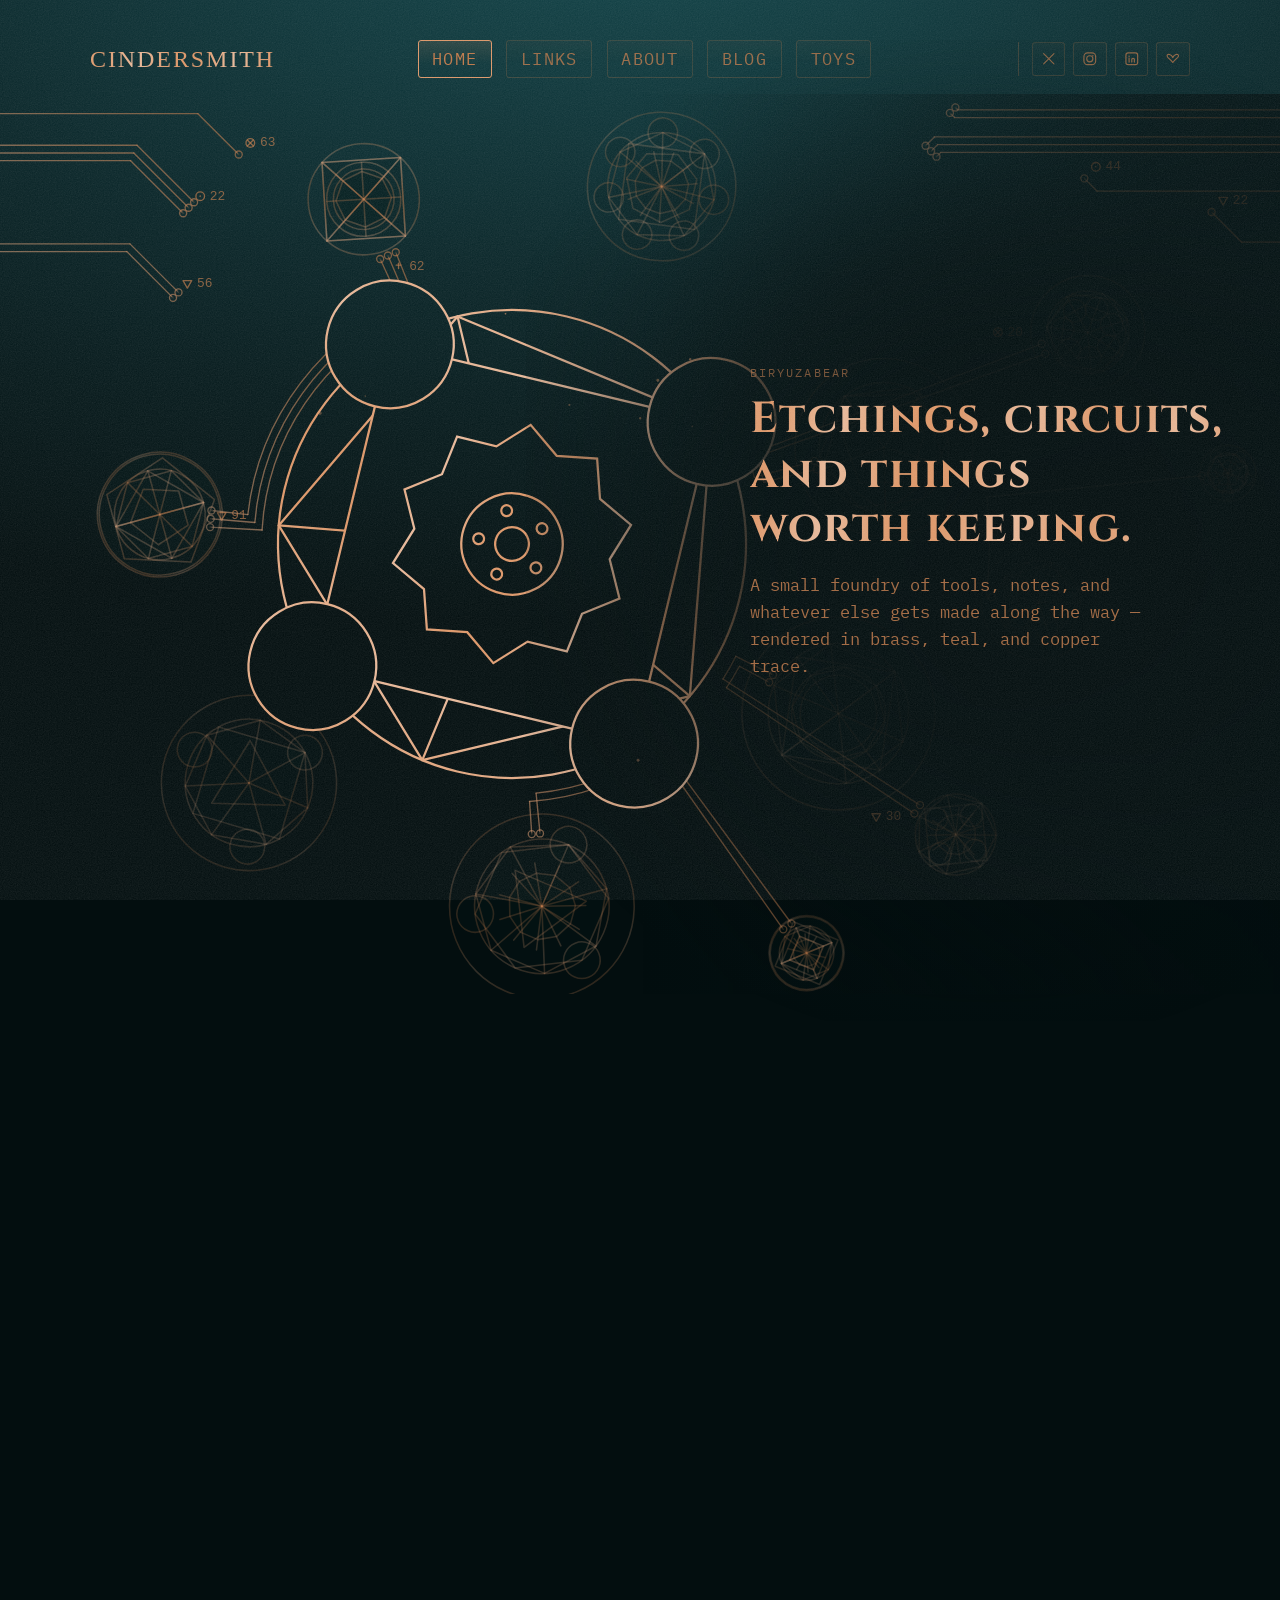
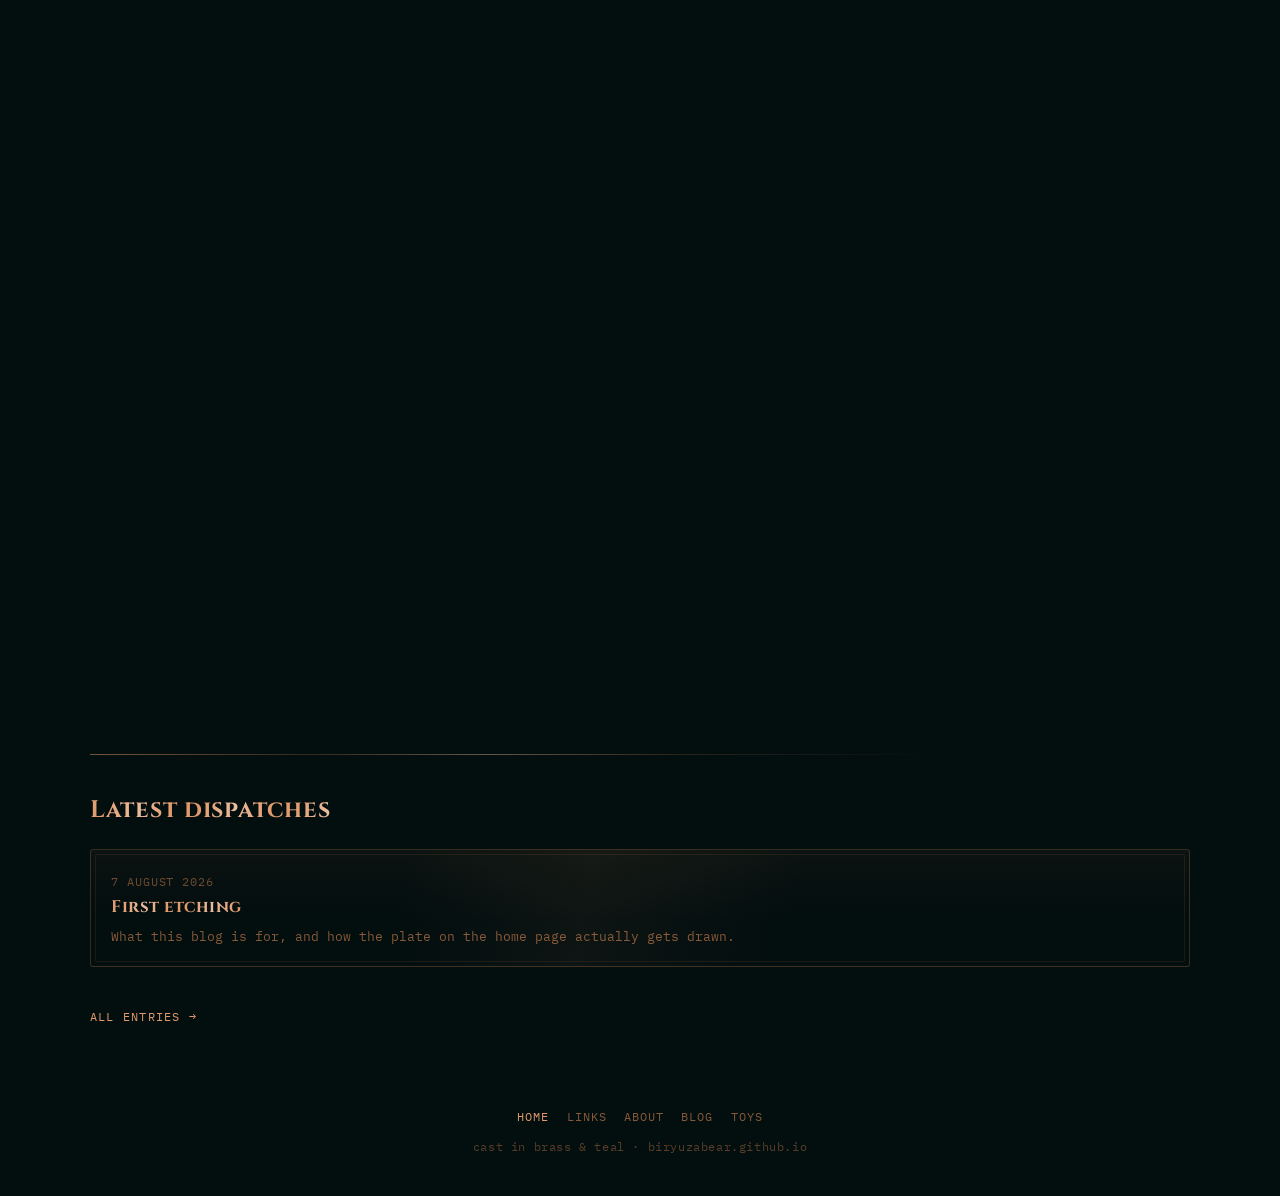
<file: index.html>
<!doctype html>
<html lang="en">
<head>
<meta charset="utf-8">
<meta name="viewport" content="width=device-width, initial-scale=1">
<title>Cindersmith — biryuzabear</title>
<meta name="description" content="Personal site of biryuzabear — projects, links, and notes.">
<link rel="icon" type="image/svg+xml" href="/favicon.svg">
<meta property="og:type" content="website">
<meta property="og:title" content="Cindersmith — biryuzabear">
<meta property="og:description" content="Personal site of biryuzabear — projects, links, and notes.">
<meta property="og:url" content="https://biryuzabear.github.io/">
<meta name="twitter:card" content="summary">
<meta name="twitter:title" content="Cindersmith — biryuzabear">
<meta name="twitter:description" content="Personal site of biryuzabear — projects, links, and notes.">
<link rel="preconnect" href="https://fonts.googleapis.com">
<link rel="preconnect" href="https://fonts.gstatic.com" crossorigin>
<link href="https://fonts.googleapis.com/css2?family=Cinzel:wght@500;700&family=IBM+Plex+Mono:wght@400;500&display=swap" rel="stylesheet">
<link rel="stylesheet" href="assets/style.css?v=18">
<style>
  /* The stage is taller than the viewport and the plate sticks inside it, so
     there is room to scroll the animation in place before the page moves on. */
  .hero-stage {
    min-height: 630vh;
    margin: 0 calc(var(--gap) * -1);
    padding: 0 var(--gap);
  }
  .hero-wrap {
    position: sticky;
    top: 0;
    display: flex;
    flex-direction: column;
    justify-content: center;
    min-height: 100svh;
    padding-bottom: 1rem;
    gap: 0;
  }
  .hero {
    position: relative;
    height: min(46vh, 380px);
    margin: 0 calc(var(--gap) * -1) 0.25rem;
    order: -1;
  }
  .hero canvas { width: 100%; height: 100%; display: block; }

  @media (min-width: 900px) {
    /* The plate spans the full viewport width and the text sits on top of it,
       so the field reads as the page's ground, not a picture in a box. */
    .hero-stage {
      min-height: 780vh;
      margin: 0 calc(50% - 50vw);
      padding: 0;
    }
    .hero-wrap {
      position: sticky;
      top: 0;
      display: block;
      height: 100vh;
      min-height: 0;
      margin: 0;
      padding: 0 calc(50vw - var(--max-w) / 2);
    }
    .hero {
      order: 0;
      position: absolute;
      inset: 0;
      height: auto;
      margin: 0;
    }
    .hero::after {
      content: "";
      position: absolute;
      inset: 0;
      background: linear-gradient(90deg,
        rgba(3, 14, 15, 0) 50%,
        rgba(3, 14, 15, 0.18) 68%,
        rgba(3, 14, 15, 0.42) 80%,
        rgba(3, 14, 15, 0.62) 90%,
        rgba(3, 14, 15, 0.72) 100%);
      pointer-events: none;
    }
    .hero-text {
      position: relative;
      isolation: isolate;
      max-width: 30rem;
      margin-left: auto;
      padding: 30vh 0;
    }
    .hero-text::before {
      content: "";
      position: absolute;
      /* The box is deliberately far larger than the copy so the ellipse can
         reach full transparency inside it — otherwise the box edge clips the
         falloff and the scrim reads as a rectangle. */
      inset: -6vh -14rem;
      z-index: -1;
      pointer-events: none;
      background: radial-gradient(ellipse 62% 56% at 50% 50%,
        rgba(3, 14, 15, 0.95) 0%,
        rgba(3, 14, 15, 0.9) 32%,
        rgba(3, 14, 15, 0.62) 52%,
        rgba(3, 14, 15, 0.3) 68%,
        rgba(3, 14, 15, 0.1) 82%,
        rgba(3, 14, 15, 0) 94%);
    }
    h1 { font-size: clamp(2.2rem, 3.4vw, 3.2rem); }
    .lede { max-width: 40ch; font-size: 1.05rem; }
  }
</style>
</head>
<body>
<nav class="site-nav">
  <a class="mark" href="index.html">CINDERSMITH</a>
  <ul>
    <li><a href="index.html" aria-current="page">Home</a></li>
    <li><a href="links.html">Links</a></li>
    <li><a href="about.html">About</a></li>
    <li><a href="blog/index.html">Blog</a></li>
    <li><a href="toys/index.html">Toys</a></li>
  </ul>
  <div class="site-nav-social" id="navSocial"></div>
</nav>

<main>
  <div class="hero-stage" id="heroStage">
  <div class="hero-wrap">
    <div class="hero"><canvas id="sigilCanvas"></canvas></div>
    <div class="hero-text">
      <p class="eyebrow">biryuzabear</p>
      <h1>Etchings, circuits, and things worth keeping.</h1>
      <p class="lede">A small foundry of tools, notes, and whatever else gets made along the way — rendered in brass, teal, and copper trace.</p>
    </div>
  </div>
  </div>

  <hr class="trace-rule">

  <h2>Latest dispatches</h2>
  <div class="entries" id="latestPosts"></div>
  <div class="post-foot">
    <a href="blog/index.html">All entries &rarr;</a>
  </div>
</main>

<footer class="site-foot">
  <nav class="foot-nav" aria-label="Footer">
    <a href="index.html" aria-current="page">Home</a>
    <a href="links.html">Links</a>
    <a href="about.html">About</a>
    <a href="blog/index.html">Blog</a>
    <a href="toys/index.html">Toys</a>
  </nav>
  <p class="foot-line">cast in brass &amp; teal · biryuzabear.github.io</p>
</footer>

<script src="assets/posts.js?v=18"></script>
<script src="assets/social.js?v=18"></script>
<script>
  Cindersmith.renderEntries(document.getElementById("latestPosts"), { jsonUrl: "posts.json", hrefPrefix: "blog/", limit: 3 });
  Cindersmith.renderSocial(document.getElementById("navSocial"), { jsonUrl: "social.json" });
</script>
<script src="assets/sigil.js?v=18"></script>
<script>
  const canvas = document.getElementById("sigilCanvas");
  const seed = Math.floor(Math.random() * 100000);
  const styles = getComputedStyle(document.documentElement);
  const ink = styles.getPropertyValue("--ink").trim();
  const highlight = styles.getPropertyValue("--highlight").trim();
  Cindersmith.createSigilField(canvas, (w) => {
    const wide = w >= 900;
    return {
      seed, ink, highlight,
      satellites: wide ? 7 : 6,
      scatter: wide ? 5 : 2,
      edges: wide ? 7 : 4,
      labels: wide ? 9 : 5,
      coreScale: wide ? 0.26 : 0.28,
      cxFrac: wide ? 0.4 : 0.5,
    };
  }, {
    stage: document.getElementById("heroStage"),
    turns: () => (window.innerWidth >= 900 ? 2 : 1),
  });
</script>
</body>
</html>
</file>
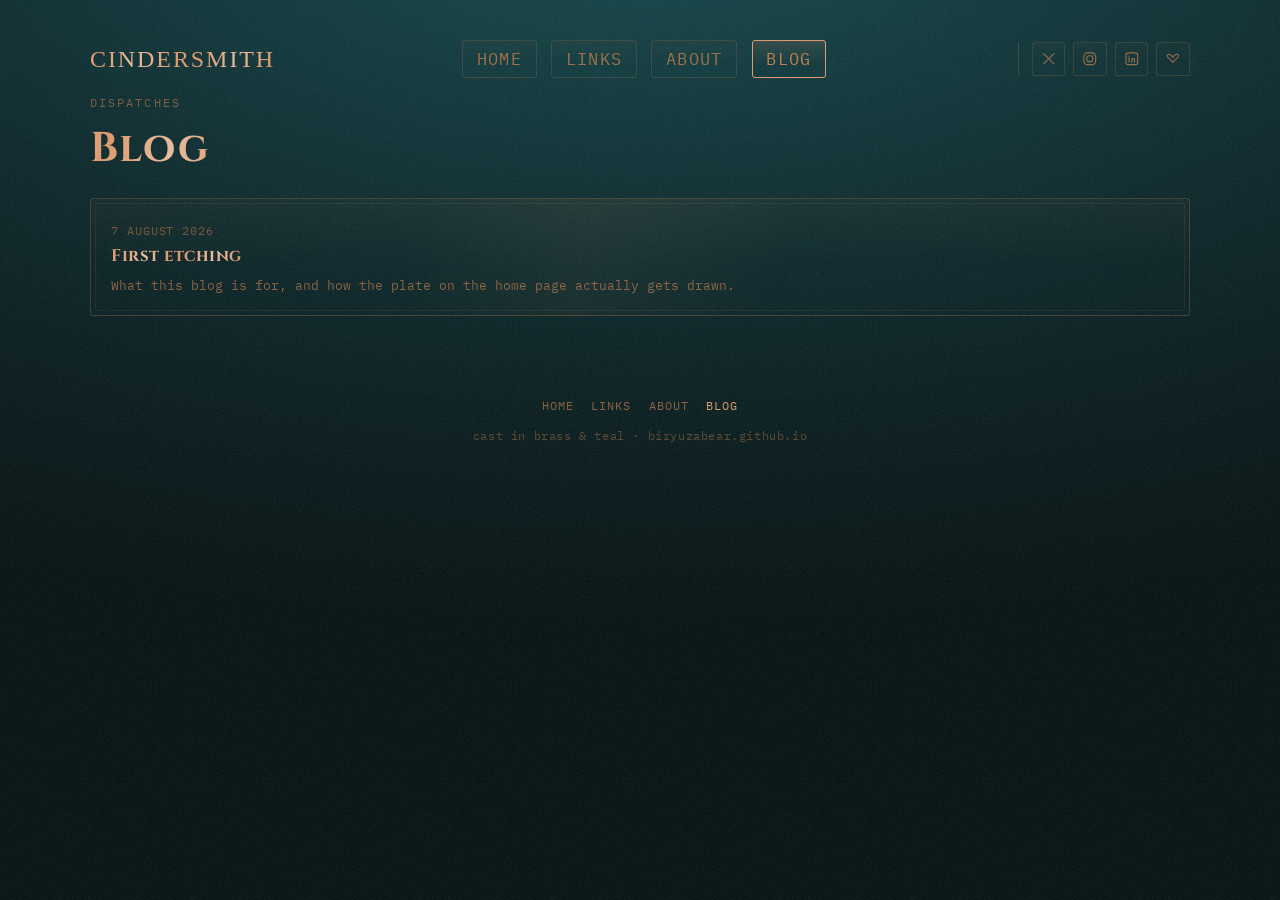
<file: blog/index.html>
<!doctype html>
<html lang="en">
<head>
<meta charset="utf-8">
<meta name="viewport" content="width=device-width, initial-scale=1">
<title>Blog — Cindersmith</title>
<meta name="description" content="Notes, builds, and dispatches from biryuzabear.">
<link rel="icon" type="image/svg+xml" href="/favicon.svg">
<meta property="og:type" content="website">
<meta property="og:title" content="Blog — Cindersmith">
<meta property="og:description" content="Notes, builds, and dispatches from biryuzabear.">
<meta property="og:url" content="https://biryuzabear.github.io/blog/index.html">
<meta name="twitter:card" content="summary">
<meta name="twitter:title" content="Blog — Cindersmith">
<meta name="twitter:description" content="Notes, builds, and dispatches from biryuzabear.">
<link rel="preconnect" href="https://fonts.googleapis.com">
<link rel="preconnect" href="https://fonts.gstatic.com" crossorigin>
<link href="https://fonts.googleapis.com/css2?family=Cinzel:wght@500;700&family=IBM+Plex+Mono:wght@400;500&display=swap" rel="stylesheet">
<link rel="stylesheet" href="../assets/style.css?v=17">
</head>
<body>
<nav class="site-nav">
  <a class="mark" href="../index.html">CINDERSMITH</a>
  <ul>
    <li><a href="../index.html">Home</a></li>
    <li><a href="../links.html">Links</a></li>
    <li><a href="../about.html">About</a></li>
    <li><a href="index.html" aria-current="page">Blog</a></li>
  </ul>
  <div class="site-nav-social" id="navSocial"></div>
</nav>

<main>
  <p class="eyebrow">dispatches</p>
  <h1>Blog</h1>

  <div class="entries" id="entries"></div>
</main>

<footer class="site-foot">
  <nav class="foot-nav" aria-label="Footer">
    <a href="../index.html">Home</a>
    <a href="../links.html">Links</a>
    <a href="../about.html">About</a>
    <a href="index.html" aria-current="page">Blog</a>
  </nav>
  <p class="foot-line">cast in brass &amp; teal · biryuzabear.github.io</p>
</footer>

<script src="../assets/posts.js?v=17"></script>
<script src="../assets/social.js?v=17"></script>
<script>
  Cindersmith.renderEntries(document.getElementById("entries"), { jsonUrl: "../posts.json", hrefPrefix: "" });
  Cindersmith.renderSocial(document.getElementById("navSocial"), { jsonUrl: "../social.json" });
</script>
</body>
</html>
</file>
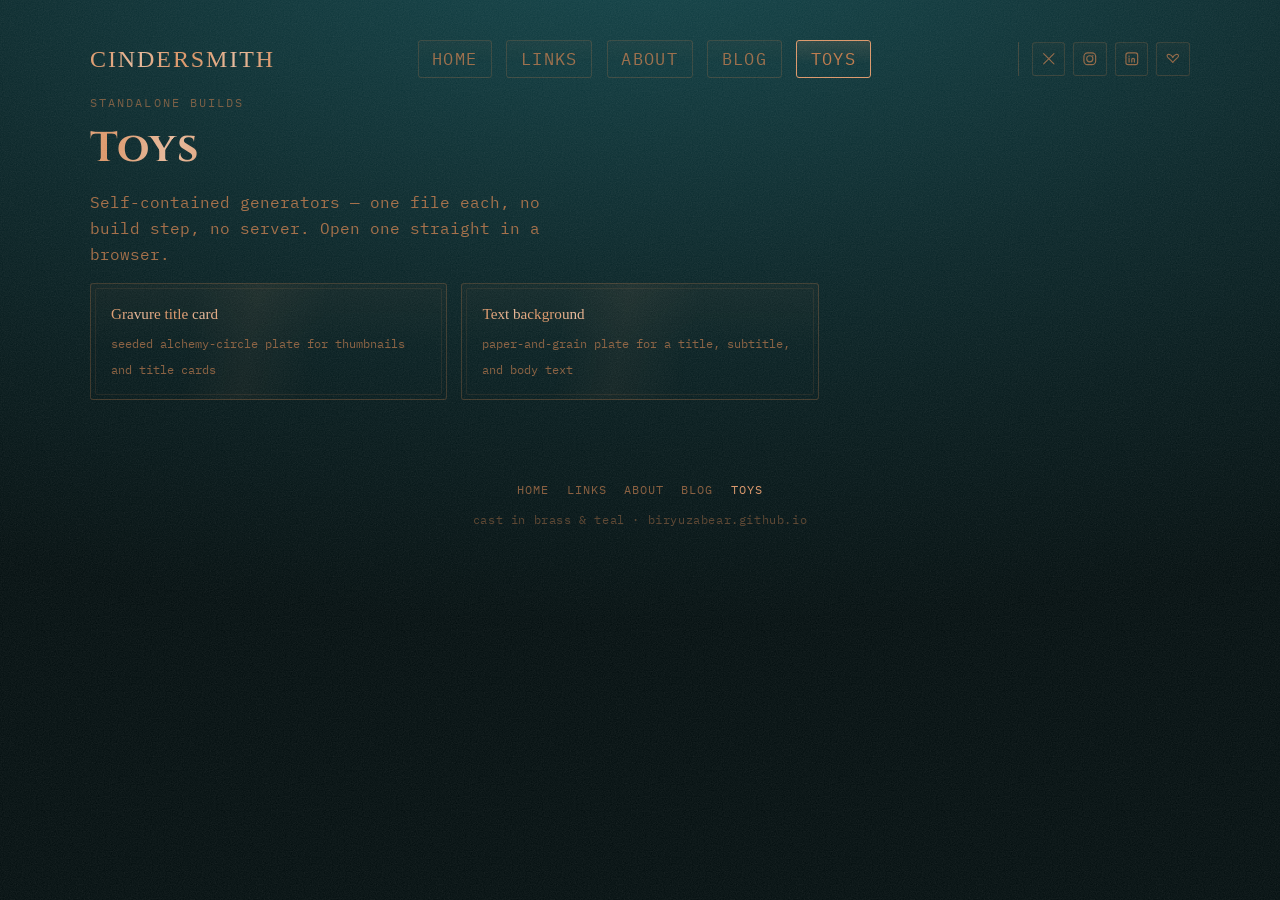
<file: toys/index.html>
<!doctype html>
<html lang="en">
<head>
<meta charset="utf-8">
<meta name="viewport" content="width=device-width, initial-scale=1">
<title>Toys — Cindersmith</title>
<meta name="description" content="Standalone browser generators — self-contained, no build step, no server.">
<link rel="icon" type="image/svg+xml" href="/favicon.svg">
<meta property="og:type" content="website">
<meta property="og:title" content="Toys — Cindersmith">
<meta property="og:description" content="Standalone browser generators — self-contained, no build step, no server.">
<meta property="og:url" content="https://biryuzabear.github.io/toys/index.html">
<meta name="twitter:card" content="summary">
<meta name="twitter:title" content="Toys — Cindersmith">
<meta name="twitter:description" content="Standalone browser generators — self-contained, no build step, no server.">
<link rel="preconnect" href="https://fonts.googleapis.com">
<link rel="preconnect" href="https://fonts.gstatic.com" crossorigin>
<link href="https://fonts.googleapis.com/css2?family=Cinzel:wght@500;700&family=IBM+Plex+Mono:wght@400;500&display=swap" rel="stylesheet">
<link rel="stylesheet" href="../assets/style.css?v=18">
</head>
<body>
<nav class="site-nav">
  <a class="mark" href="../index.html">CINDERSMITH</a>
  <ul>
    <li><a href="../index.html">Home</a></li>
    <li><a href="../links.html">Links</a></li>
    <li><a href="../about.html">About</a></li>
    <li><a href="../blog/index.html">Blog</a></li>
    <li><a href="index.html" aria-current="page">Toys</a></li>
  </ul>
  <div class="site-nav-social" id="navSocial"></div>
</nav>

<main>
  <p class="eyebrow">standalone builds</p>
  <h1>Toys</h1>
  <p class="lede">Self-contained generators — one file each, no build step, no server. Open one straight in a browser.</p>

  <div class="grid">
    <a class="plate" href="gravure-card.html"><span class="k metal">Gravure title card</span><span class="d">seeded alchemy-circle plate for thumbnails and title cards</span></a>
    <a class="plate" href="text-background.html"><span class="k metal">Text background</span><span class="d">paper-and-grain plate for a title, subtitle, and body text</span></a>
  </div>
</main>

<footer class="site-foot">
  <nav class="foot-nav" aria-label="Footer">
    <a href="../index.html">Home</a>
    <a href="../links.html">Links</a>
    <a href="../about.html">About</a>
    <a href="../blog/index.html">Blog</a>
    <a href="index.html" aria-current="page">Toys</a>
  </nav>
  <p class="foot-line">cast in brass &amp; teal · biryuzabear.github.io</p>
</footer>

<script src="../assets/social.js?v=18"></script>
<script>
  Cindersmith.renderSocial(document.getElementById("navSocial"), { jsonUrl: "../social.json" });
</script>
</body>
</html>
</file>
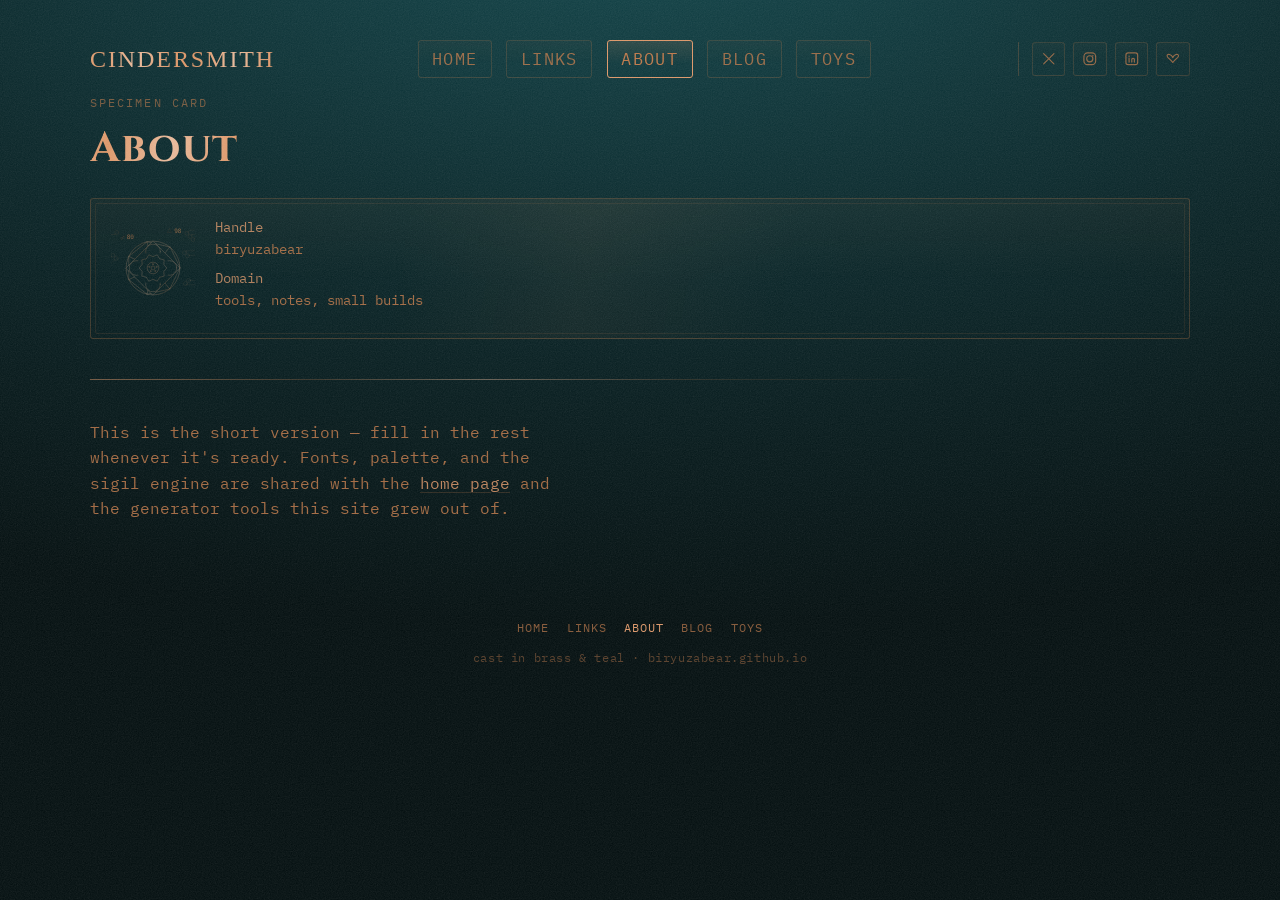
<file: about.html>
<!doctype html>
<html lang="en">
<head>
<meta charset="utf-8">
<meta name="viewport" content="width=device-width, initial-scale=1">
<title>About — Cindersmith</title>
<meta name="description" content="The short version of who biryuzabear is and what Cindersmith is for.">
<link rel="icon" type="image/svg+xml" href="/favicon.svg">
<meta property="og:type" content="website">
<meta property="og:title" content="About — Cindersmith">
<meta property="og:description" content="The short version of who biryuzabear is and what Cindersmith is for.">
<meta property="og:url" content="https://biryuzabear.github.io/about.html">
<meta name="twitter:card" content="summary">
<meta name="twitter:title" content="About — Cindersmith">
<meta name="twitter:description" content="The short version of who biryuzabear is and what Cindersmith is for.">
<link rel="preconnect" href="https://fonts.googleapis.com">
<link rel="preconnect" href="https://fonts.gstatic.com" crossorigin>
<link href="https://fonts.googleapis.com/css2?family=Cinzel:wght@500;700&family=IBM+Plex+Mono:wght@400;500&display=swap" rel="stylesheet">
<link rel="stylesheet" href="assets/style.css?v=18">
<style>
  .specimen {
    display: flex;
    gap: 1.25rem;
    align-items: center;
    margin-top: 1.5rem;
  }
  .specimen canvas { width: 84px; height: 84px; flex: none; }
  .specimen dl {
    margin: 0;
    font-size: 0.85rem;
  }
  .specimen dt { color: var(--highlight); opacity: 0.8; }
  .specimen dd { margin: 0 0 0.5rem; opacity: 0.85; }
</style>
</head>
<body>
<nav class="site-nav">
  <a class="mark" href="index.html">CINDERSMITH</a>
  <ul>
    <li><a href="index.html">Home</a></li>
    <li><a href="links.html">Links</a></li>
    <li><a href="about.html" aria-current="page">About</a></li>
    <li><a href="blog/index.html">Blog</a></li>
    <li><a href="toys/index.html">Toys</a></li>
  </ul>
  <div class="site-nav-social" id="navSocial"></div>
</nav>

<main>
  <p class="eyebrow">specimen card</p>
  <h1>About</h1>

  <div class="specimen plate">
    <canvas id="markCanvas"></canvas>
    <dl>
      <dt>Handle</dt><dd>biryuzabear</dd>
      <dt>Domain</dt><dd>tools, notes, small builds</dd>
    </dl>
  </div>

  <hr class="trace-rule">
  <p class="lede">This is the short version — fill in the rest whenever it's ready. Fonts, palette, and the sigil engine are shared with the <a href="index.html">home page</a> and the generator tools this site grew out of.</p>
</main>

<footer class="site-foot">
  <nav class="foot-nav" aria-label="Footer">
    <a href="index.html">Home</a>
    <a href="links.html">Links</a>
    <a href="about.html" aria-current="page">About</a>
    <a href="blog/index.html">Blog</a>
    <a href="toys/index.html">Toys</a>
  </nav>
  <p class="foot-line">cast in brass &amp; teal · biryuzabear.github.io</p>
</footer>

<script src="assets/social.js?v=18"></script>
<script>
  Cindersmith.renderSocial(document.getElementById("navSocial"), { jsonUrl: "social.json" });
</script>
<script src="assets/sigil.js?v=18"></script>
<script>
  const canvas = document.getElementById("markCanvas");
  canvas.width = 168; canvas.height = 168;
  const ink = getComputedStyle(document.documentElement).getPropertyValue("--ink").trim();
  Cindersmith.renderSigilField(canvas, { seed: 42, ink, satellites: 0 });
</script>
</body>
</html>
</file>
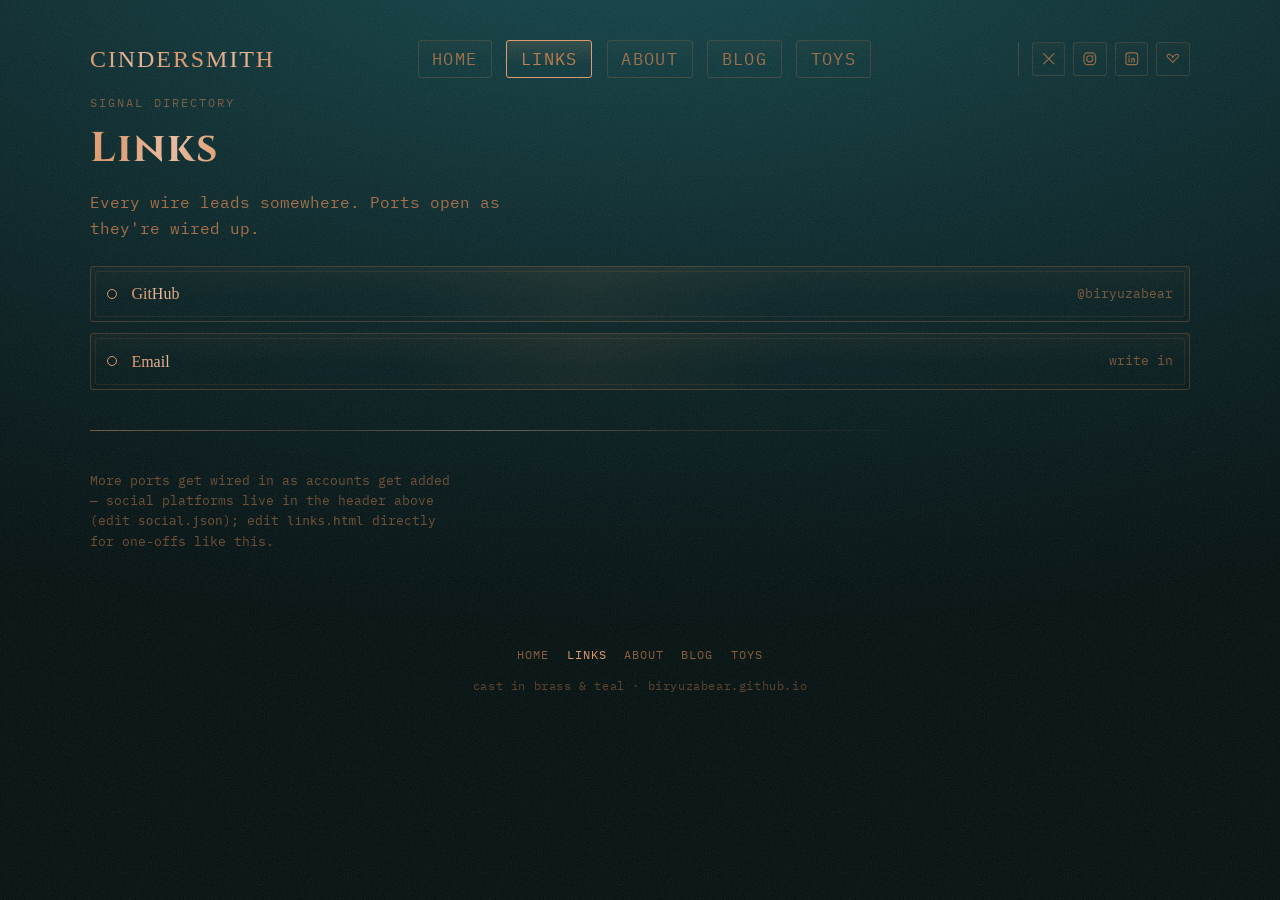
<file: links.html>
<!doctype html>
<html lang="en">
<head>
<meta charset="utf-8">
<meta name="viewport" content="width=device-width, initial-scale=1">
<title>Links — Cindersmith</title>
<meta name="description" content="Where to find biryuzabear elsewhere.">
<link rel="icon" type="image/svg+xml" href="/favicon.svg">
<meta property="og:type" content="website">
<meta property="og:title" content="Links — Cindersmith">
<meta property="og:description" content="Where to find biryuzabear elsewhere.">
<meta property="og:url" content="https://biryuzabear.github.io/links.html">
<meta name="twitter:card" content="summary">
<meta name="twitter:title" content="Links — Cindersmith">
<meta name="twitter:description" content="Where to find biryuzabear elsewhere.">
<link rel="preconnect" href="https://fonts.googleapis.com">
<link rel="preconnect" href="https://fonts.gstatic.com" crossorigin>
<link href="https://fonts.googleapis.com/css2?family=Cinzel:wght@500;700&family=IBM+Plex+Mono:wght@400;500&display=swap" rel="stylesheet">
<link rel="stylesheet" href="assets/style.css?v=18">
<style>
  .ports {
    display: flex;
    flex-direction: column;
    gap: 0.7rem;
    margin-top: 1.5rem;
  }
  .port {
    display: flex;
    align-items: center;
    gap: 0.9rem;
    text-decoration: none;
    color: var(--ink);
    padding: 0.9rem 1rem;
  }
  .port .pin {
    width: 10px; height: 10px;
    border-radius: 50%;
    border: 1px solid var(--highlight);
    background: var(--void);
    flex: none;
  }
  .port:hover .pin, .port:focus-visible .pin { background: var(--highlight); }
  .port .label {
    font-family: var(--font-display);
    font-size: 1rem;
    flex: 1;
  }
  .port .handle {
    font-size: 0.8rem;
    opacity: 0.6;
  }
</style>
</head>
<body>
<nav class="site-nav">
  <a class="mark" href="index.html">CINDERSMITH</a>
  <ul>
    <li><a href="index.html">Home</a></li>
    <li><a href="links.html" aria-current="page">Links</a></li>
    <li><a href="about.html">About</a></li>
    <li><a href="blog/index.html">Blog</a></li>
    <li><a href="toys/index.html">Toys</a></li>
  </ul>
  <div class="site-nav-social" id="navSocial"></div>
</nav>

<main>
  <p class="eyebrow">signal directory</p>
  <h1>Links</h1>
  <p class="lede">Every wire leads somewhere. Ports open as they're wired up.</p>

  <div class="ports">
    <a class="port plate" href="https://github.com/biryuzabear" target="_blank" rel="noopener">
      <span class="pin"></span><span class="label metal">GitHub</span><span class="handle">@biryuzabear</span>
    </a>
    <a class="port plate" href="mailto:vladimir.fedorchenko@oviva.com">
      <span class="pin"></span><span class="label metal">Email</span><span class="handle">write in</span>
    </a>
  </div>

  <hr class="trace-rule">
  <p class="lede" style="opacity:.55;font-size:.8rem">More ports get wired in as accounts get added — social platforms live in the header above (edit <code>social.json</code>); edit <code>links.html</code> directly for one-offs like this.</p>
</main>

<footer class="site-foot">
  <nav class="foot-nav" aria-label="Footer">
    <a href="index.html">Home</a>
    <a href="links.html" aria-current="page">Links</a>
    <a href="about.html">About</a>
    <a href="blog/index.html">Blog</a>
    <a href="toys/index.html">Toys</a>
  </nav>
  <p class="foot-line">cast in brass &amp; teal · biryuzabear.github.io</p>
</footer>

<script src="assets/social.js?v=18"></script>
<script>
  Cindersmith.renderSocial(document.getElementById("navSocial"), { jsonUrl: "social.json" });
</script>
</body>
</html>
</file>
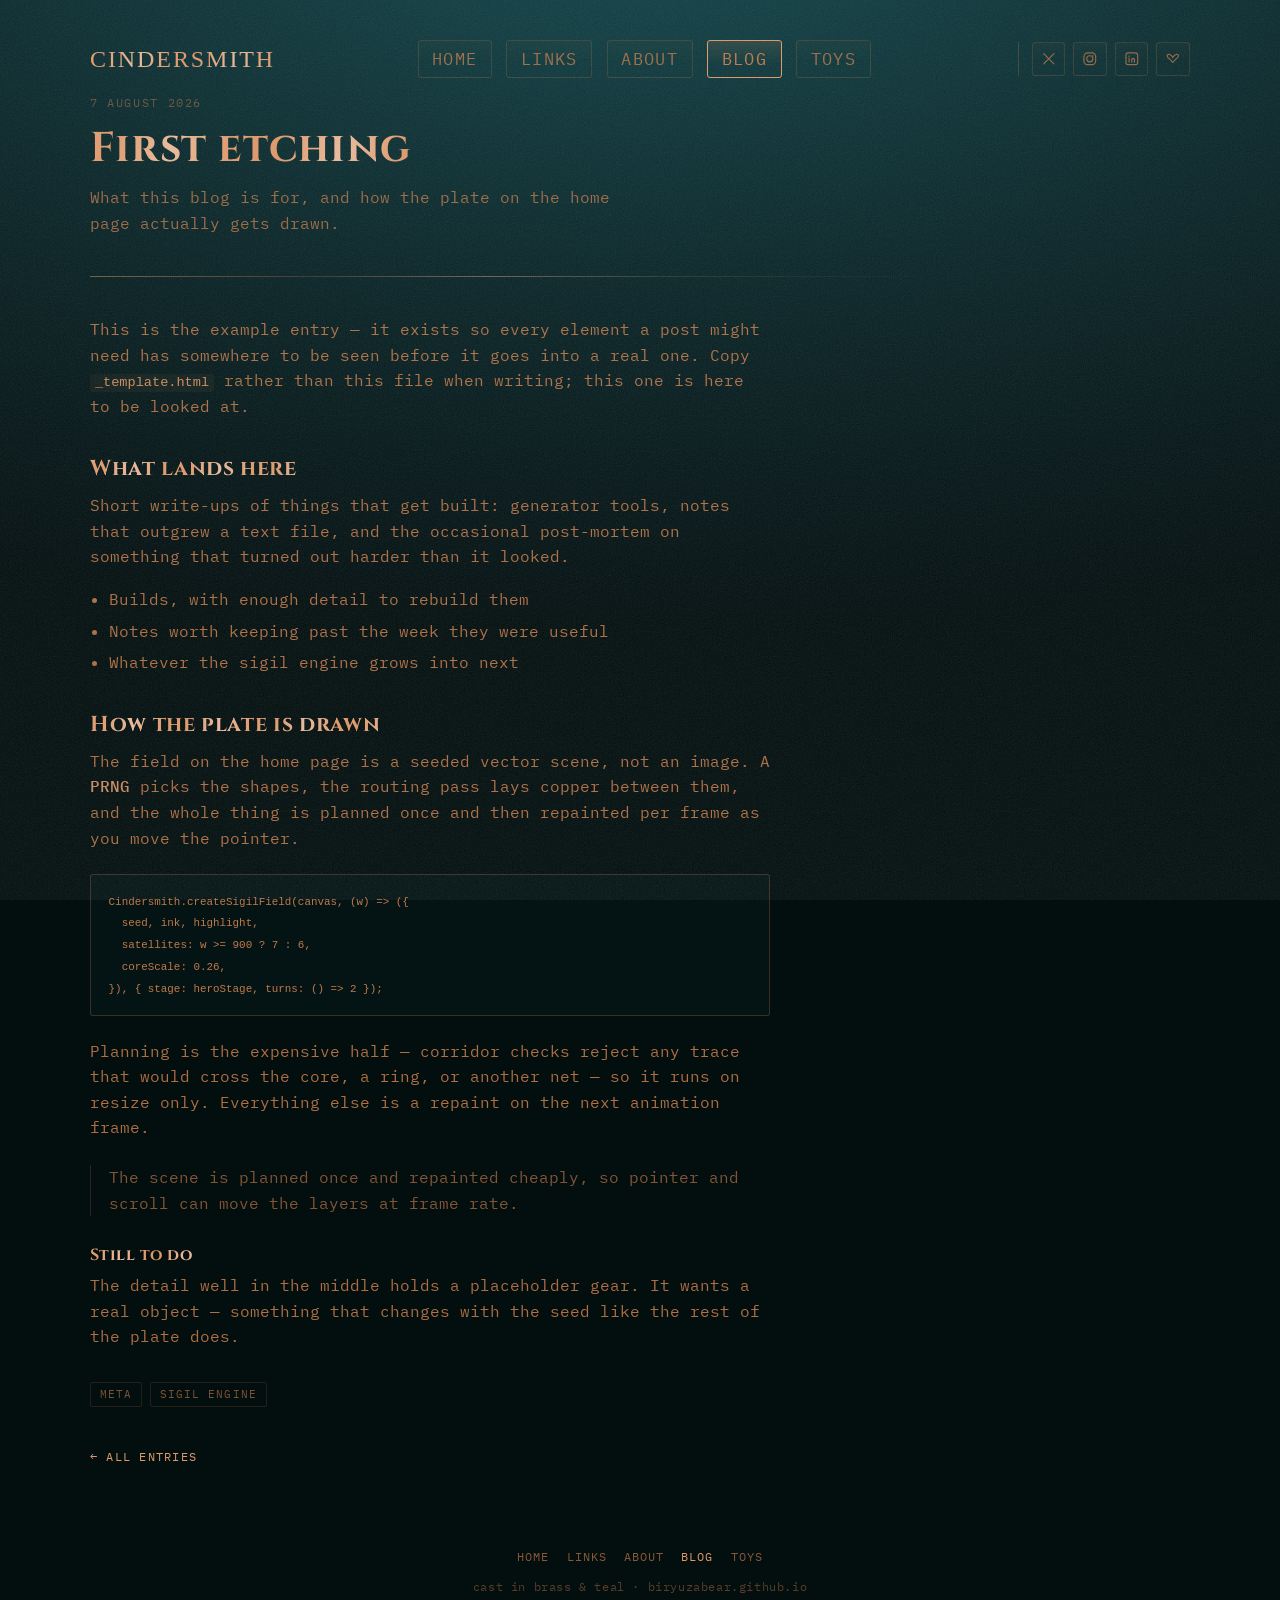
<file: blog/2026-08-07-first-etching.html>
<!doctype html>
<html lang="en">
<head>
<meta charset="utf-8">
<meta name="viewport" content="width=device-width, initial-scale=1">
<title>First etching — Cindersmith</title>
<meta name="description" content="How the sigil plate on the home page is drawn, and what this blog is for.">
<link rel="icon" type="image/svg+xml" href="/favicon.svg">
<meta property="og:type" content="article">
<meta property="og:title" content="First etching — Cindersmith">
<meta property="og:description" content="How the sigil plate on the home page is drawn, and what this blog is for.">
<meta property="og:url" content="https://biryuzabear.github.io/blog/2026-08-07-first-etching.html">
<meta name="twitter:card" content="summary">
<meta name="twitter:title" content="First etching — Cindersmith">
<meta name="twitter:description" content="How the sigil plate on the home page is drawn, and what this blog is for.">
<link rel="preconnect" href="https://fonts.googleapis.com">
<link rel="preconnect" href="https://fonts.gstatic.com" crossorigin>
<link href="https://fonts.googleapis.com/css2?family=Cinzel:wght@500;700&family=IBM+Plex+Mono:wght@400;500&display=swap" rel="stylesheet">
<link rel="stylesheet" href="../assets/style.css?v=18">
</head>
<body>
<nav class="site-nav">
  <a class="mark" href="../index.html">CINDERSMITH</a>
  <ul>
    <li><a href="../index.html">Home</a></li>
    <li><a href="../links.html">Links</a></li>
    <li><a href="../about.html">About</a></li>
    <li><a href="index.html" aria-current="page">Blog</a></li>
    <li><a href="../toys/index.html">Toys</a></li>
  </ul>
  <div class="site-nav-social" id="navSocial"></div>
</nav>

<main>
  <p class="post-meta"><time datetime="2026-08-07">7 August 2026</time></p>
  <h1>First etching</h1>
  <p class="post-dek">What this blog is for, and how the plate on the home page actually gets drawn.</p>

  <hr class="trace-rule">

  <article class="post">
    <p>This is the example entry — it exists so every element a post might need has somewhere to be seen before it goes into a real one. Copy <code>_template.html</code> rather than this file when writing; this one is here to be looked at.</p>

    <h2>What lands here</h2>
    <p>Short write-ups of things that get built: generator tools, notes that outgrew a text file, and the occasional post-mortem on something that turned out harder than it looked.</p>
    <ul>
      <li>Builds, with enough detail to rebuild them</li>
      <li>Notes worth keeping past the week they were useful</li>
      <li>Whatever the sigil engine grows into next</li>
    </ul>

    <h2>How the plate is drawn</h2>
    <p>The field on the home page is a seeded vector scene, not an image. A <strong>PRNG</strong> picks the shapes, the routing pass lays copper between them, and the whole thing is planned once and then repainted per frame as you move the pointer.</p>

    <pre><code>Cindersmith.createSigilField(canvas, (w) =&gt; ({
  seed, ink, highlight,
  satellites: w &gt;= 900 ? 7 : 6,
  coreScale: 0.26,
}), { stage: heroStage, turns: () =&gt; 2 });</code></pre>

    <p>Planning is the expensive half — corridor checks reject any trace that would cross the core, a ring, or another net — so it runs on resize only. Everything else is a repaint on the next animation frame.</p>

    <blockquote>
      <p>The scene is planned once and repainted cheaply, so pointer and scroll can move the layers at frame rate.</p>
    </blockquote>

    <h3>Still to do</h3>
    <p>The detail well in the middle holds a placeholder gear. It wants a real object — something that changes with the seed like the rest of the plate does.</p>
  </article>

  <ul class="tags">
    <li>meta</li>
    <li>sigil engine</li>
  </ul>

  <div class="post-foot" id="postNav">
    <a href="index.html">&larr; All entries</a>
  </div>
</main>

<footer class="site-foot">
  <nav class="foot-nav" aria-label="Footer">
    <a href="../index.html">Home</a>
    <a href="../links.html">Links</a>
    <a href="../about.html">About</a>
    <a href="index.html" aria-current="page">Blog</a>
    <a href="../toys/index.html">Toys</a>
  </nav>
  <p class="foot-line">cast in brass &amp; teal · biryuzabear.github.io</p>
</footer>

<script src="../assets/posts.js?v=18"></script>
<script src="../assets/social.js?v=18"></script>
<script>
  Cindersmith.renderPostNav(document.getElementById("postNav"), {
    jsonUrl: "../posts.json",
    slug: "2026-08-07-first-etching",
  });
  Cindersmith.renderSocial(document.getElementById("navSocial"), { jsonUrl: "../social.json" });
</script>
</body>
</html>
</file>
<file: assets/style.css>
@font-face {
  font-family: "Cinzel";
  src: local("Cinzel");
  font-display: swap;
}

:root {
  --ink: #c17a4a;
  --paper: #0d3438;
  --void: #061a1c;
  --backdrop: #030e0f;
  --highlight: #e0996a;
  --line: rgba(193, 122, 74, 0.28);
  --font-display: "Cinzel", "Iowan Old Style", Georgia, serif;
  --font-mono: "IBM Plex Mono", ui-monospace, "SF Mono", Menlo, monospace;
  --max-w: 780px;
  --gap: clamp(1.25rem, 4vw, 2.5rem);

  /* Same two-band ramp the canvas paints with (metallicGradient in sigil.js):
     warm at the ends, the base colour between, a sheen at each band centre. */
  --metal-highlight: linear-gradient(100deg,
    rgb(227, 163, 121) 0%,
    #e0996a 6.25%,
    rgb(235, 188, 157) 25%,
    #e0996a 43.75%,
    #e0996a 56.25%,
    rgb(235, 188, 157) 75%,
    #e0996a 93.75%,
    rgb(227, 163, 121) 100%);
  --metal-ink: linear-gradient(100deg,
    rgb(199, 134, 90) 0%,
    #c17a4a 6.25%,
    rgb(212, 162, 128) 25%,
    #c17a4a 43.75%,
    #c17a4a 56.25%,
    rgb(212, 162, 128) 75%,
    #c17a4a 93.75%,
    rgb(199, 134, 90) 100%);
}

@media (min-width: 900px) {
  :root { --max-w: 1180px; }
  body { font-size: 17px; }
}

* { box-sizing: border-box; }

html {
  background: var(--backdrop);
}

body {
  margin: 0;
  min-height: 100vh;
  color: var(--ink);
  font-family: var(--font-mono);
  font-size: 16px;
  line-height: 1.6;
}

main {
  max-width: var(--max-w);
  margin: 0 auto;
  padding: 0 var(--gap) calc(var(--gap) * 2);
}

a {
  color: var(--highlight);
  text-decoration-color: var(--line);
  text-underline-offset: 3px;
}
a:hover, a:focus-visible { text-decoration-color: var(--highlight); }

/* ---- nav ---- */
.site-nav {
  max-width: var(--max-w);
  margin: 0 auto;
  padding: var(--gap) var(--gap) 1rem;
  display: flex;
  align-items: center;
  justify-content: space-between;
  gap: 1rem;
  flex-wrap: wrap;
}
.site-nav .mark {
  font-family: var(--font-display);
  font-size: 1.35rem;
  letter-spacing: 0.08em;
  color: var(--highlight);
  text-decoration: none;
  white-space: nowrap;
}
.site-nav ul {
  display: flex;
  gap: 0.6rem;
  list-style: none;
  margin: 0;
  padding: 0;
  flex-wrap: wrap;
}
.site-nav ul a {
  font-size: 1rem;
  letter-spacing: 0.08em;
  text-transform: uppercase;
  text-decoration: none;
  color: var(--ink);
  opacity: 0.8;
  border: 1px solid var(--line);
  border-radius: 3px;
  padding: 0.4rem 0.7rem;
  background: linear-gradient(180deg, rgba(193,122,74,0.06), transparent 65%);
}
@media (min-width: 900px) {
  .site-nav .mark { font-size: 1.5rem; }
  .site-nav ul a { font-size: 1.05rem; padding: 0.45rem 0.85rem; }
  .site-nav ul { gap: 0.9rem; }
}
.site-nav ul a:hover, .site-nav ul a[aria-current="page"] {
  opacity: 1;
  border-color: var(--highlight);
  background: linear-gradient(180deg, rgba(224,153,106,0.14), transparent 65%);
}

.site-nav-social {
  display: flex;
  gap: 0.5rem;
  margin-left: 0.3rem;
  padding-left: 0.8rem;
  border-left: 1px solid var(--line);
}
.icon-btn {
  display: flex;
  align-items: center;
  justify-content: center;
  width: 2.1rem;
  height: 2.1rem;
  border: 1px solid var(--line);
  border-radius: 3px;
  color: var(--ink);
  opacity: 0.75;
  background: linear-gradient(180deg, rgba(193,122,74,0.06), transparent 65%);
}
.icon-btn svg { width: 1.1rem; height: 1.1rem; }
.icon-btn:hover {
  opacity: 1;
  color: var(--highlight);
  border-color: var(--highlight);
  background: linear-gradient(180deg, rgba(224,153,106,0.14), transparent 65%);
}
@media (max-width: 480px) {
  .site-nav-social { border-left: 0; padding-left: 0; margin-left: 0; }
}

/* ---- headings ---- */
h1, h2, h3 {
  font-family: var(--font-display);
  color: var(--highlight);
  letter-spacing: 0.03em;
  line-height: 1.25;
  text-wrap: balance;
}

/* The ramp is tiled at a type-relative width rather than stretched to the box,
   so the sheen lands on the glyphs whether the heading is one word or a line. */
@supports (background-clip: text) or (-webkit-background-clip: text) {
  h1, h2, h3, .site-nav .mark, .metal {
    background-image: var(--metal-highlight);
    background-size: 8em 100%;
    -webkit-background-clip: text;
    background-clip: text;
    color: transparent;
  }
  .metal-ink { background-image: var(--metal-ink); }
}
h1 { font-size: clamp(1.7rem, 6vw, 2.6rem); margin: 0 0 0.4rem; }
h2 { font-size: clamp(1.15rem, 4vw, 1.5rem); margin: 2.5rem 0 0.75rem; }

.eyebrow {
  font-size: 0.72rem;
  letter-spacing: 0.18em;
  text-transform: uppercase;
  color: var(--ink);
  opacity: 0.6;
  margin: 0 0 0.6rem;
}

.lede {
  color: var(--ink);
  opacity: 0.85;
  max-width: 46ch;
}

/* ---- etched divider ---- */
.trace-rule {
  border: 0;
  height: 1px;
  margin: 2.5rem 0;
  background: linear-gradient(90deg,
    rgba(224, 153, 106, 0.5) 0%,
    rgba(193, 122, 74, 0.26) 20%,
    rgba(235, 188, 157, 0.42) 36%,
    rgba(193, 122, 74, 0.2) 54%,
    transparent 78%);
}

/* ---- plate: shared card surface ---- */
.plate {
  position: relative;
  border: 1px solid var(--line);
  border-radius: 3px;
  padding: 1.1rem 1.25rem;
  background:
    linear-gradient(100deg, transparent 28%, rgba(224,153,106,0.05) 45%, transparent 64%),
    linear-gradient(180deg, rgba(193,122,74,0.05), transparent 60%);
}
.plate::before {
  content: "";
  position: absolute;
  inset: 4px;
  border: 1px solid rgba(193,122,74,0.12);
  border-radius: 2px;
  pointer-events: none;
}

/* ---- grid: plate cards in columns, shared by the homepage's "Find your
   way" and the Toys index ---- */
.grid {
  display: grid;
  grid-template-columns: repeat(auto-fit, minmax(150px, 1fr));
  gap: 0.9rem;
  margin-top: 1rem;
}
.grid a.plate {
  text-decoration: none;
  color: var(--ink);
  display: block;
}
.grid a.plate .k {
  font-family: var(--font-display);
  font-size: 0.95rem;
  display: block;
  margin-bottom: 0.25rem;
}
.grid a.plate .d {
  font-size: 0.78rem;
  opacity: 0.7;
}
@media (min-width: 900px) {
  .grid { grid-template-columns: repeat(3, 1fr); }
}

/* ---- post: shared by every entry in blog/ ---- */
.post-meta {
  font-size: 0.72rem;
  letter-spacing: 0.14em;
  text-transform: uppercase;
  opacity: 0.5;
  margin: 0 0 0.6rem;
}
.post-dek {
  font-size: 1.02rem;
  opacity: 0.8;
  max-width: 52ch;
  margin: 0.6rem 0 0;
}

.post {
  max-width: 68ch;
  margin-top: 2rem;
}
.post p, .post ul, .post ol { margin: 0 0 1.1rem; opacity: 0.9; }
.post h2 { font-size: clamp(1.1rem, 3vw, 1.35rem); margin: 2.2rem 0 0.7rem; }
.post h3 { font-size: 1rem; margin: 1.8rem 0 0.5rem; }
.post ul, .post ol { padding-left: 1.2rem; }
.post li { margin-bottom: 0.35rem; }
.post strong { color: var(--highlight); font-weight: 500; }

.post blockquote {
  margin: 1.5rem 0;
  padding-left: 1.1rem;
  border-left: 1px solid var(--line);
  opacity: 0.75;
}
.post blockquote p:last-child { margin-bottom: 0; }

.post code {
  font-size: 0.85em;
  color: var(--highlight);
  background: rgba(193, 122, 74, 0.08);
  padding: 0.1em 0.36em;
  border-radius: 2px;
}
.post pre {
  margin: 1.4rem 0;
  padding: 1rem 1.1rem;
  overflow-x: auto;
  font-size: 0.8rem;
  line-height: 1.7;
  border: 1px solid var(--line);
  border-radius: 3px;
  background: rgba(6, 26, 28, 0.55);
}
.post pre code { background: none; padding: 0; color: var(--ink); }

.post figure { margin: 1.6rem 0; }
.post img { max-width: 100%; height: auto; display: block; border-radius: 3px; }
.post figcaption { font-size: 0.75rem; opacity: 0.5; margin-top: 0.5rem; }

.tags {
  display: flex;
  flex-wrap: wrap;
  gap: 0.5rem;
  list-style: none;
  margin: 2rem 0 0;
  padding: 0;
}
.tags li {
  font-size: 0.68rem;
  letter-spacing: 0.1em;
  text-transform: uppercase;
  border: 1px solid var(--line);
  border-radius: 2px;
  padding: 0.18rem 0.55rem;
  opacity: 0.65;
}

.post-foot {
  display: flex;
  justify-content: space-between;
  gap: 1rem;
  flex-wrap: wrap;
  margin-top: 2.5rem;
}
.post-foot a {
  font-size: 0.78rem;
  letter-spacing: 0.1em;
  text-transform: uppercase;
  text-decoration: none;
}

/* ---- entries: post-listing card, shared by the blog index and the
   homepage's latest-dispatches strip ---- */
.entries { display: flex; flex-direction: column; gap: 0.9rem; margin-top: 1.5rem; }
.entry { text-decoration: none; color: var(--ink); display: block; }
.entry .date { font-size: 0.72rem; letter-spacing: 0.08em; opacity: 0.55; text-transform: uppercase; }
.entry h3 { margin: 0.2rem 0 0.3rem; font-size: 1.05rem; }
.entry .dek { font-size: 0.82rem; opacity: 0.7; }
.empty { opacity: 0.55; font-size: 0.85rem; }

footer.site-foot {
  max-width: var(--max-w);
  margin: 0 auto;
  padding: 0 var(--gap) var(--gap);
  text-align: center;
}
.foot-nav {
  display: flex;
  justify-content: center;
  gap: 1.1rem;
  flex-wrap: wrap;
  margin-bottom: 0.7rem;
}
.foot-nav a {
  font-size: 0.75rem;
  letter-spacing: 0.08em;
  text-transform: uppercase;
  text-decoration: none;
  color: var(--ink);
  opacity: 0.7;
}
.foot-nav a:hover, .foot-nav a[aria-current="page"] {
  opacity: 1;
  color: var(--highlight);
}
.foot-line {
  margin: 0;
  font-size: 0.75rem;
  letter-spacing: 0.05em;
  color: var(--ink);
  opacity: 0.45;
}

@media (max-width: 480px) {
  .site-nav { padding-top: 1.25rem; }
  .site-nav ul { gap: 0.9rem; }
}

/* Ground and grain are both fixed layers rather than body backgrounds:
   `background-attachment: fixed` is unreliable on iOS Safari, and a blend mode
   with no backdrop to composite against paints a flat rectangle. */
body::before {
  content: "";
  position: fixed;
  inset: 0;
  z-index: -1;
  pointer-events: none;
  background:
    radial-gradient(ellipse 140% 90% at 50% -10%,
      #12484d 0%,
      var(--paper) 26%,
      #092528 46%,
      #061a1c 64%,
      var(--backdrop) 88%,
      var(--backdrop) 100%);
}

body::after {
  content: "";
  position: fixed;
  inset: 0;
  z-index: 60;
  pointer-events: none;
  opacity: 0.28;
  background-image: url("data:image/svg+xml,%3Csvg xmlns='http://www.w3.org/2000/svg' width='180' height='180'%3E%3Cfilter id='n'%3E%3CfeTurbulence type='fractalNoise' baseFrequency='0.85' numOctaves='3' stitchTiles='stitch'/%3E%3CfeColorMatrix type='saturate' values='0'/%3E%3C/filter%3E%3Crect width='180' height='180' filter='url(%23n)' opacity='0.42'/%3E%3C/svg%3E");
  background-size: 180px 180px;
}

@media (prefers-reduced-motion: reduce) {
  body::after { opacity: 0.22; }
}
</file>
